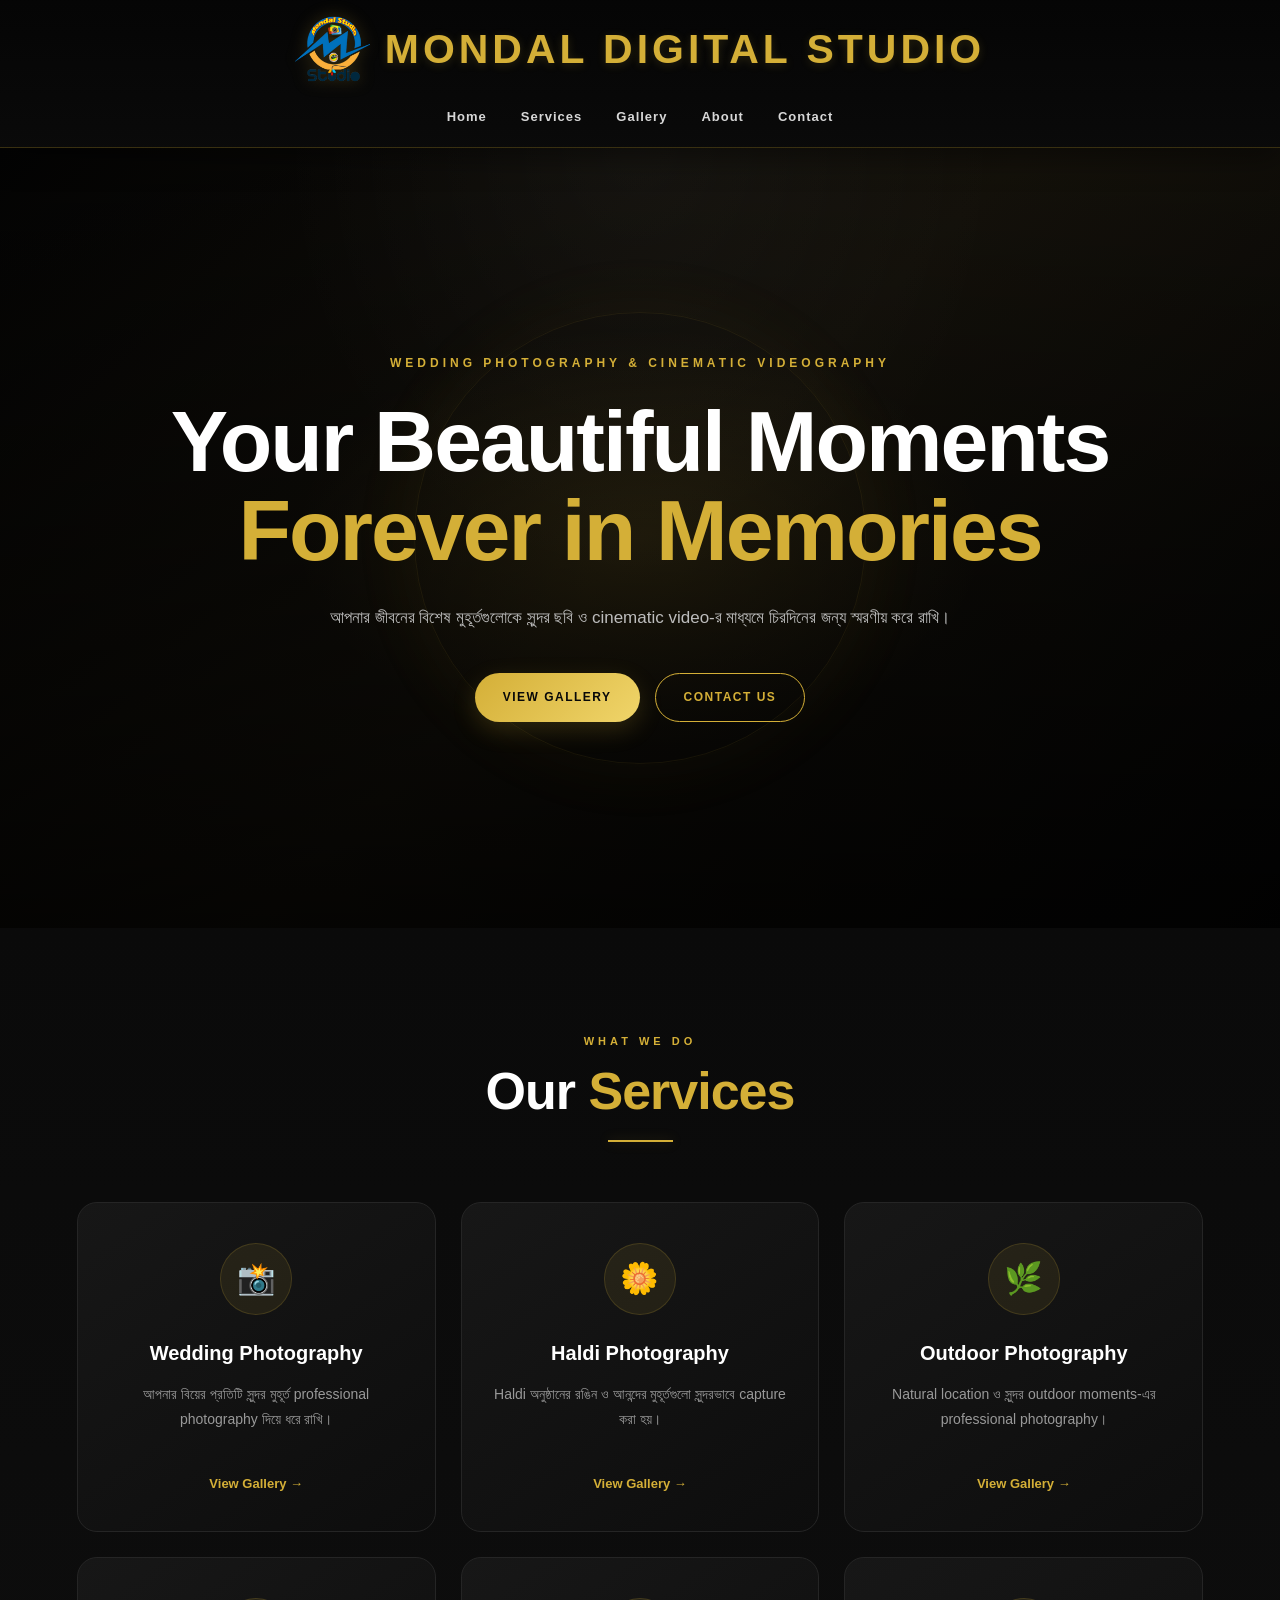
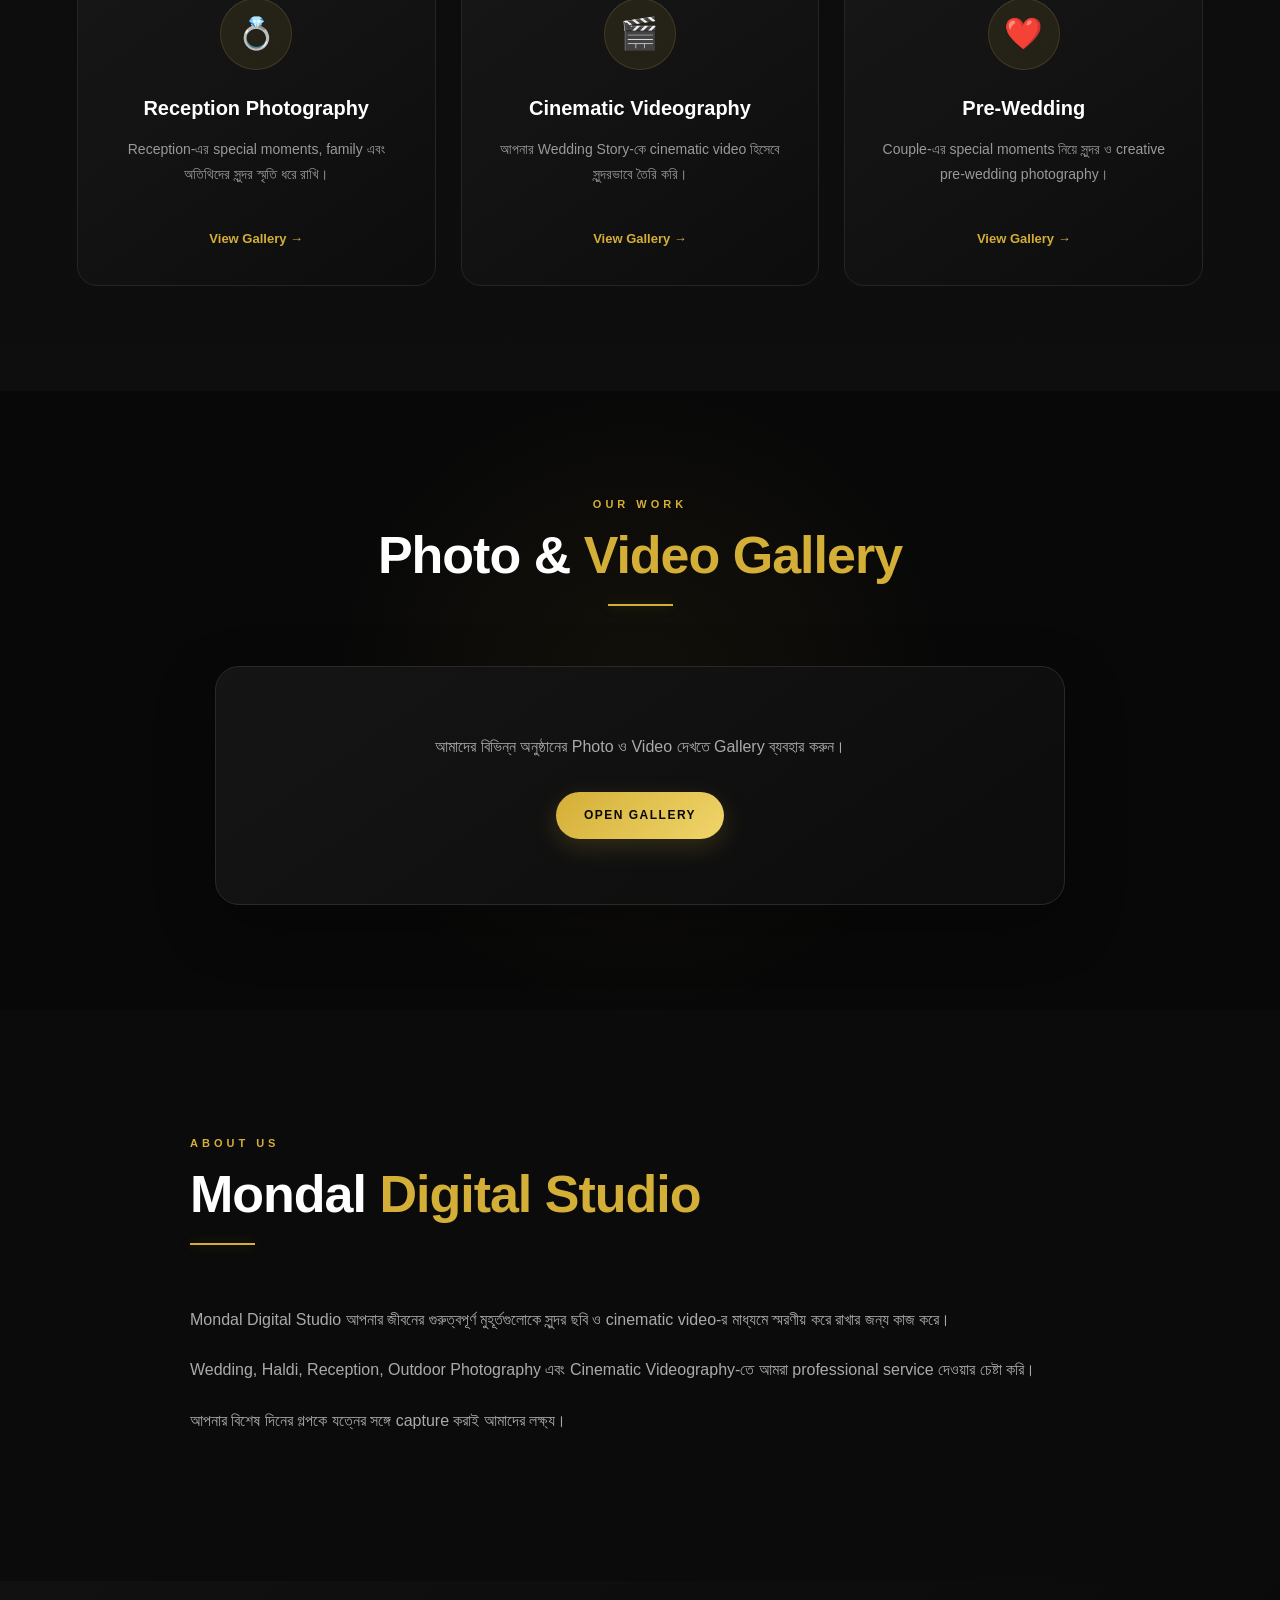
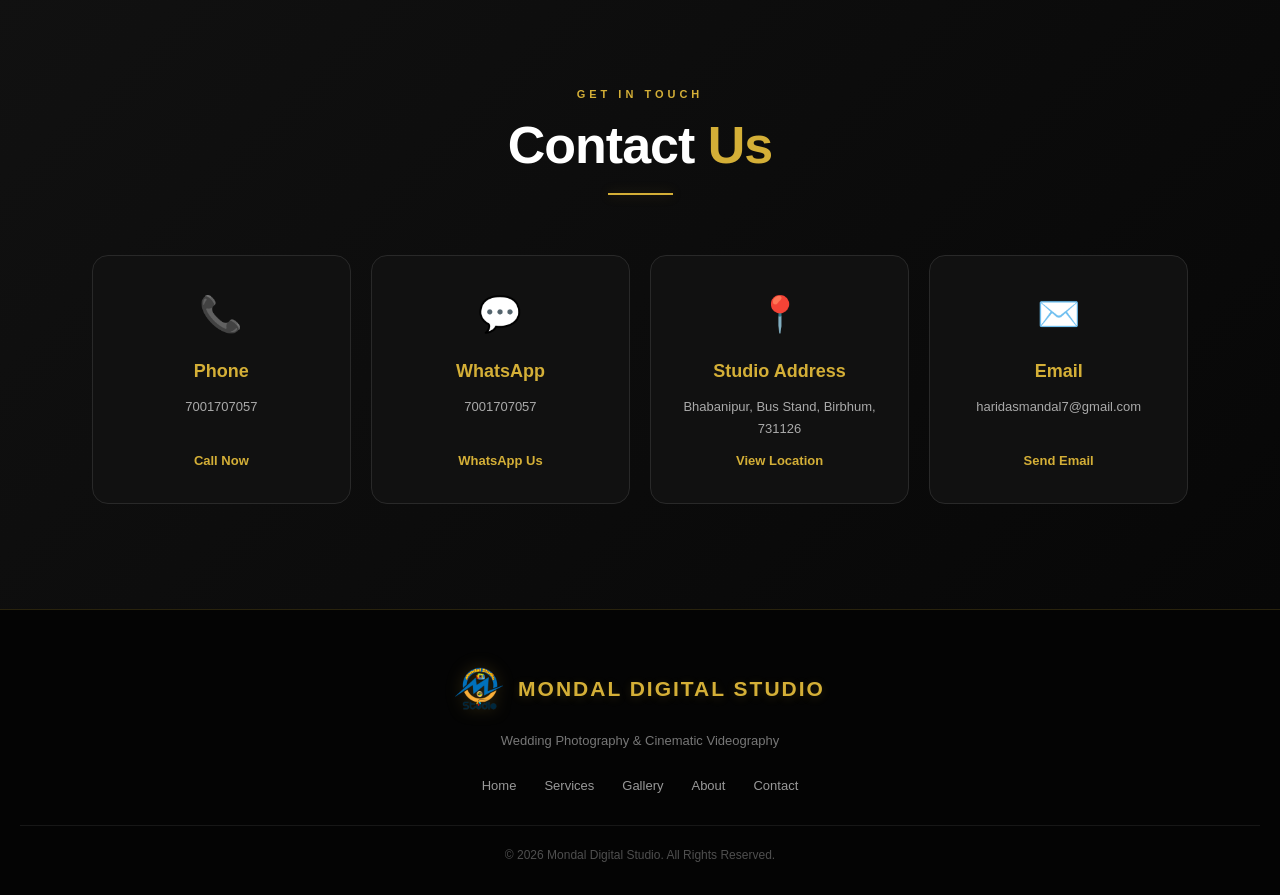
<file: index.html>
<!DOCTYPE html>
<html lang="bn">

<head>

    <meta charset="UTF-8">

    <meta name="viewport"
          content="width=device-width, initial-scale=1.0">

    <title>
        Mondal Digital Studio | Wedding Photography
    </title>

    <link rel="stylesheet" href="style.css">


    <style>

        /* =========================
           LOGO
        ========================= */

        .site-logo {
            display: flex;
            align-items: center;
            text-decoration: none;
        }

        .site-logo img {
            width: 75px;
            height: 75px;
            object-fit: contain;
            display: block;
        }


        /* Mobile Logo */

        @media (max-width: 600px) {

            .site-logo img {
                width: 58px;
                height: 58px;
            }

        }


        /* =========================
           CONTACT
        ========================= */

        .contact-grid {

            max-width: 1200px;

            margin: 40px auto 0;

            padding: 0 15px;

            display: grid;

            grid-template-columns:
                repeat(4, 1fr);

            gap: 20px;

        }


        .contact-card {

            text-align: center;

            padding: 30px 20px;

            background: #111;

            border: 1px solid #292929;

            border-radius: 16px;

            transition: .3s;

        }


        .contact-card:hover {

            transform: translateY(-5px);

            border-color: #d4af37;

        }


        .contact-icon {

            font-size: 35px;

            margin-bottom: 15px;

        }


        .contact-card h3 {

            color: #d4af37;

            margin-bottom: 10px;

        }


        .contact-card p {

            color: #aaa;

            line-height: 1.7;

            min-height: 45px;

        }


        .contact-card a {

            display: inline-block;

            margin-top: 10px;

            color: #d4af37;

            text-decoration: none;

        }


        .contact-card a:hover {

            color: white;

        }


        /* =========================
           MOBILE CONTACT
        ========================= */

        @media (max-width: 900px) {

            .contact-grid {

                grid-template-columns:
                    repeat(2, 1fr);

            }

        }


        @media (max-width: 550px) {

            .contact-grid {

                grid-template-columns:
                    1fr;

            }

        }

    </style>

</head>


<body>



<!-- =========================
     HEADER
========================= -->

<header class="header">


    <a
        href="#home"
        class="site-logo"
    >

        <img
            src="images/logo/logo.png"
            alt="Mondal Digital Studio Logo"
        >

    </a>


    <nav class="nav">

        <a href="#home">
            Home
        </a>

        <a href="#services">
            Services
        </a>

        <a href="gallery.html">
            Gallery
        </a>

        <a href="#about">
            About
        </a>

        <a href="#contact">
            Contact
        </a>

    </nav>


</header>



<!-- =========================
     HERO
========================= -->

<section
    class="hero"
    id="home"
>


    <div class="hero-content">


        <p class="small-title">

            WEDDING PHOTOGRAPHY &
            CINEMATIC VIDEOGRAPHY

        </p>


        <h1>

            Your Beautiful Moments

            <br>

            <span>
                Forever in Memories
            </span>

        </h1>


        <p class="hero-text">

            আপনার জীবনের বিশেষ মুহূর্তগুলোকে
            সুন্দর ছবি ও cinematic video-র মাধ্যমে
            চিরদিনের জন্য স্মরণীয় করে রাখি।

        </p>


        <div class="hero-buttons">


            <a
                href="gallery.html"
                class="btn gold-btn"
            >

                VIEW GALLERY

            </a>


            <a
                href="#contact"
                class="btn outline-btn"
            >

                CONTACT US

            </a>


        </div>


    </div>


</section>



<!-- =========================
     SERVICES
========================= -->

<section
    class="services section"
    id="services"
>


    <div class="section-title">


        <p>
            WHAT WE DO
        </p>


        <h2>

            Our
            <span>Services</span>

        </h2>


        <div class="gold-line"></div>


    </div>



    <div class="service-grid">


        <div class="service-card">


            <div class="service-icon">
                📸
            </div>


            <h3>
                Wedding Photography
            </h3>


            <p>

                আপনার বিয়ের প্রতিটি সুন্দর
                মুহূর্ত professional photography
                দিয়ে ধরে রাখি।

            </p>


            <a href="gallery.html">

                View Gallery →

            </a>


        </div>



        <div class="service-card">


            <div class="service-icon">
                🌼
            </div>


            <h3>
                Haldi Photography
            </h3>


            <p>

                Haldi অনুষ্ঠানের রঙিন ও
                আনন্দের মুহূর্তগুলো সুন্দরভাবে
                capture করা হয়।

            </p>


            <a href="gallery.html">

                View Gallery →

            </a>


        </div>



        <div class="service-card">


            <div class="service-icon">
                🌿
            </div>


            <h3>
                Outdoor Photography
            </h3>


            <p>

                Natural location ও সুন্দর
                outdoor moments-এর professional
                photography।

            </p>


            <a href="gallery.html">

                View Gallery →

            </a>


        </div>



        <div class="service-card">


            <div class="service-icon">
                💍
            </div>


            <h3>
                Reception Photography
            </h3>


            <p>

                Reception-এর special moments,
                family এবং অতিথিদের সুন্দর
                স্মৃতি ধরে রাখি।

            </p>


            <a href="gallery.html">

                View Gallery →

            </a>


        </div>



        <div class="service-card">


            <div class="service-icon">
                🎬
            </div>


            <h3>
                Cinematic Videography
            </h3>


            <p>

                আপনার Wedding Story-কে
                cinematic video হিসেবে
                সুন্দরভাবে তৈরি করি।

            </p>


            <a href="gallery.html">

                View Gallery →

            </a>


        </div>



        <div class="service-card">


            <div class="service-icon">
                ❤️
            </div>


            <h3>
                Pre-Wedding
            </h3>


            <p>

                Couple-এর special moments
                নিয়ে সুন্দর ও creative
                pre-wedding photography।

            </p>


            <a href="gallery.html">

                View Gallery →

            </a>


        </div>


    </div>


</section>



<!-- =========================
     GALLERY
========================= -->

<section
    class="gallery-section section"
    id="gallery"
>


    <div class="section-title">


        <p>
            OUR WORK
        </p>


        <h2>

            Photo &
            <span>Video Gallery</span>

        </h2>


        <div class="gold-line"></div>


    </div>


    <div class="gallery-intro">


        <p>

            আমাদের বিভিন্ন অনুষ্ঠানের
            Photo ও Video দেখতে Gallery
            ব্যবহার করুন।

        </p>


        <a
            href="gallery.html"
            class="btn gold-btn"
        >

            OPEN GALLERY

        </a>


    </div>


</section>



<!-- =========================
     ABOUT
========================= -->

<section
    class="about section"
    id="about"
>


    <div class="about-content">


        <div class="section-title left">


            <p>
                ABOUT US
            </p>


            <h2>

                Mondal
                <span>Digital Studio</span>

            </h2>


            <div class="gold-line"></div>


        </div>


        <p>

            Mondal Digital Studio আপনার জীবনের
            গুরুত্বপূর্ণ মুহূর্তগুলোকে সুন্দর
            ছবি ও cinematic video-র মাধ্যমে
            স্মরণীয় করে রাখার জন্য কাজ করে।

        </p>


        <p>

            Wedding, Haldi, Reception,
            Outdoor Photography এবং
            Cinematic Videography-তে আমরা
            professional service দেওয়ার চেষ্টা করি।

        </p>


        <p>

            আপনার বিশেষ দিনের গল্পকে
            যত্নের সঙ্গে capture করাই
            আমাদের লক্ষ্য।

        </p>


    </div>


</section>



<!-- =========================
     CONTACT
========================= -->

<section
    class="contact section"
    id="contact"
>


    <div class="section-title">


        <p>
            GET IN TOUCH
        </p>


        <h2>

            Contact
            <span>Us</span>

        </h2>


        <div class="gold-line"></div>


    </div>



    <div class="contact-grid">


        <!-- PHONE -->

        <div class="contact-card">


            <div class="contact-icon">
                📞
            </div>


            <h3>
                Phone
            </h3>


            <p>
                7001707057
            </p>


            <a href="tel:7001707057">

                Call Now

            </a>


        </div>



        <!-- WHATSAPP -->

        <div class="contact-card">


            <div class="contact-icon">
                💬
            </div>


            <h3>
                WhatsApp
            </h3>


            <p>
                7001707057
            </p>


            <a
                href="https://wa.me/917001707057"
                target="_blank"
            >

                WhatsApp Us

            </a>


        </div>



        <!-- ADDRESS -->

        <div class="contact-card">


            <div class="contact-icon">
                📍
            </div>


            <h3>
                Studio Address
            </h3>


            <p>

                Bhabanipur, Bus Stand,
                Birbhum, 731126

            </p>


            <a
                href="https://www.google.com/maps/search/?api=1&query=Bhabanipur+Bus+Stand+Birbhum+731126"
                target="_blank"
            >

                View Location

            </a>


        </div>



        <!-- EMAIL -->

        <div class="contact-card">


            <div class="contact-icon">
                ✉️
            </div>


            <h3>
                Email
            </h3>


            <p>
                haridasmandal7@gmail.com
            </p>


            <a
                href="mailto:haridasmandal7@gmail.com"
            >

                Send Email

            </a>


        </div>


    </div>


</section>



<!-- =========================
     FOOTER
========================= -->

<footer class="footer">


    <a
        href="#home"
        class="site-logo"
    >

        <img
            src="images/logo/logo.png"
            alt="Mondal Digital Studio Logo"
        >

    </a>


    <p>

        Wedding Photography &
        Cinematic Videography

    </p>


    <div class="footer-links">


        <a href="#home">
            Home
        </a>


        <a href="#services">
            Services
        </a>


        <a href="gallery.html">
            Gallery
        </a>


        <a href="#about">
            About
        </a>


        <a href="#contact">
            Contact
        </a>


    </div>


    <div class="copyright">

        © 2026 Mondal Digital Studio.
        All Rights Reserved.

    </div>


</footer>



<!-- =========================
     JAVASCRIPT
========================= -->

<script src="script.js"></script>


</body>

</html>
</file>
<file: style.css>
/* =========================================================
   MONDAL DIGITAL STUDIO
   Luxury Black & Gold Wedding Theme
========================================================= */

* {
    margin: 0;
    padding: 0;
    box-sizing: border-box;
}

html {
    scroll-behavior: smooth;
}

body {
    background: #070707;
    color: #fff;
    font-family: Arial, Helvetica, sans-serif;
    line-height: 1.6;
    overflow-x: hidden;
}

a {
    color: inherit;
    text-decoration: none;
}


/* =========================================================
   HEADER
========================================================= */

.header {
    position: sticky;
    top: 0;
    z-index: 1000;

    width: 100%;
    min-height: 120px;

    padding: 12px 5% 14px;

    display: flex;
    flex-direction: column;
    align-items: center;
    justify-content: center;

    background:
        linear-gradient(
            180deg,
            rgba(5, 5, 5, 0.98),
            rgba(10, 10, 10, 0.97)
        );

    border-bottom: 1px solid rgba(212, 175, 55, 0.25);

    box-shadow:
        0 8px 30px rgba(0, 0, 0, 0.45);
}


/* Logo + Studio Name */

.site-logo {
    display: flex;
    align-items: center;
    justify-content: center;

    gap: 15px;

    width: 100%;

    text-decoration: none;

    position: relative;
}


/* Logo */

.site-logo img {
    width: 58px;
    height: 58px;

    object-fit: contain;

    display: block;

    filter:
        drop-shadow(
            0 0 8px rgba(212, 175, 55, 0.25)
        );
}


/* Studio Name */

.site-logo::after {
    content: "MONDAL DIGITAL STUDIO";

    color: #d4af37;

    font-size: clamp(25px, 3.2vw, 42px);

    font-weight: 900;

    letter-spacing: 4px;

    line-height: 1;

    text-align: center;

    text-shadow:
        0 2px 10px rgba(212, 175, 55, 0.18);
}


/* Navigation */

.nav {
    display: flex;
    align-items: center;
    justify-content: center;

    gap: 34px;

    margin-top: 15px;

    flex-wrap: wrap;
}

.nav a {
    position: relative;

    color: #d7d7d7;

    font-size: 13px;

    font-weight: 600;

    letter-spacing: 1px;

    padding: 5px 0;

    transition: 0.3s ease;
}

.nav a::after {
    content: "";

    position: absolute;

    left: 50%;
    bottom: 0;

    width: 0;
    height: 1px;

    background: #d4af37;

    transform: translateX(-50%);

    transition: 0.3s ease;
}

.nav a:hover {
    color: #d4af37;
}

.nav a:hover::after {
    width: 100%;
}


/* =========================================================
   HERO
========================================================= */

.hero {
    min-height: calc(100vh - 120px);

    display: flex;
    align-items: center;
    justify-content: center;

    text-align: center;

    padding: 100px 20px;

    position: relative;

    overflow: hidden;

    background:
        radial-gradient(
            ellipse at center,
            rgba(212, 175, 55, 0.15),
            transparent 38%
        ),
        radial-gradient(
            ellipse at top,
            rgba(255, 255, 255, 0.04),
            transparent 40%
        ),
        linear-gradient(
            135deg,
            #030303,
            #15120b,
            #050505
        );
}


/* Decorative glow */

.hero::before {
    content: "";

    position: absolute;
    inset: 0;

    background:
        linear-gradient(
            180deg,
            rgba(0, 0, 0, 0.05),
            rgba(0, 0, 0, 0.75)
        );

    pointer-events: none;
}


/* Gold decorative circles */

.hero::after {
    content: "";

    position: absolute;

    width: 450px;
    height: 450px;

    border: 1px solid rgba(212, 175, 55, 0.08);

    border-radius: 50%;

    top: 50%;
    left: 50%;

    transform: translate(-50%, -50%);

    box-shadow:
        0 0 80px rgba(212, 175, 55, 0.05);

    pointer-events: none;
}

.hero-content {
    position: relative;
    z-index: 2;

    max-width: 950px;

    margin: auto;
}

.small-title {
    color: #d4af37;

    font-size: 12px;

    font-weight: 700;

    letter-spacing: 4px;

    margin-bottom: 24px;
}

.hero h1 {
    font-size: clamp(42px, 7vw, 86px);

    line-height: 1.03;

    font-weight: 900;

    letter-spacing: -2px;

    margin-bottom: 28px;
}

.hero h1 span {
    color: #d4af37;
}

.hero-text {
    max-width: 700px;

    margin: auto;

    color: #bdbdbd;

    font-size: 17px;

    line-height: 1.9;
}

.hero-buttons {
    margin-top: 38px;

    display: flex;

    justify-content: center;

    gap: 15px;

    flex-wrap: wrap;
}


/* =========================================================
   BUTTONS
========================================================= */

.btn {
    display: inline-flex;

    align-items: center;
    justify-content: center;

    min-width: 150px;

    padding: 14px 28px;

    border-radius: 50px;

    font-size: 12px;

    font-weight: 800;

    letter-spacing: 1.5px;

    transition: 0.3s ease;
}

.gold-btn {
    background: linear-gradient(
        135deg,
        #d4af37,
        #f0d56a
    );

    color: #080808;

    box-shadow:
        0 8px 25px rgba(212, 175, 55, 0.18);
}

.gold-btn:hover {
    transform: translateY(-4px);

    box-shadow:
        0 12px 30px rgba(212, 175, 55, 0.3);
}

.outline-btn {
    border: 1px solid #d4af37;

    color: #d4af37;

    background: transparent;
}

.outline-btn:hover {
    background: #d4af37;

    color: #080808;

    transform: translateY(-4px);
}


/* =========================================================
   SECTION
========================================================= */

.section {
    padding: 105px 6%;
}

.section-title {
    text-align: center;

    margin-bottom: 60px;
}

.section-title.left {
    text-align: left;
}

.section-title p {
    color: #d4af37;

    font-size: 11px;

    font-weight: 800;

    letter-spacing: 4px;

    margin-bottom: 12px;
}

.section-title h2 {
    font-size: clamp(32px, 5vw, 52px);

    line-height: 1.15;

    font-weight: 800;

    letter-spacing: -1px;
}

.section-title h2 span {
    color: #d4af37;
}

.gold-line {
    width: 65px;
    height: 2px;

    margin: 18px auto 0;

    background: #d4af37;

    box-shadow:
        0 0 12px rgba(212, 175, 55, 0.25);
}

.section-title.left .gold-line {
    margin-left: 0;
}


/* =========================================================
   SERVICES
========================================================= */

.services {
    background:
        linear-gradient(
            180deg,
            #0a0a0a,
            #0e0e0e
        );
}

.service-grid {
    max-width: 1200px;

    margin: auto;

    display: grid;

    grid-template-columns:
        repeat(3, 1fr);

    gap: 25px;
}

.service-card {
    position: relative;

    padding: 40px 28px 35px;

    text-align: center;

    background:
        linear-gradient(
            145deg,
            #171717,
            #0d0d0d
        );

    border: 1px solid #252525;

    border-radius: 20px;

    overflow: hidden;

    transition:
        transform 0.35s ease,
        border-color 0.35s ease,
        box-shadow 0.35s ease;
}

.service-card::before {
    content: "";

    position: absolute;

    top: 0;
    left: 50%;

    width: 0;
    height: 2px;

    background: #d4af37;

    transform: translateX(-50%);

    transition: 0.35s ease;
}

.service-card:hover {
    transform: translateY(-8px);

    border-color: rgba(212, 175, 55, 0.55);

    box-shadow:
        0 20px 45px rgba(0, 0, 0, 0.45);
}

.service-card:hover::before {
    width: 70%;
}

.service-icon {
    width: 72px;
    height: 72px;

    margin: 0 auto 22px;

    display: flex;

    align-items: center;
    justify-content: center;

    border-radius: 50%;

    background:
        rgba(212, 175, 55, 0.09);

    border: 1px solid rgba(212, 175, 55, 0.18);

    font-size: 31px;
}

.service-card h3 {
    color: #fff;

    font-size: 20px;

    margin-bottom: 13px;
}

.service-card p {
    color: #999;

    font-size: 14px;

    line-height: 1.8;

    min-height: 72px;
}

.service-card a {
    display: inline-block;

    margin-top: 20px;

    color: #d4af37;

    font-size: 13px;

    font-weight: 700;

    transition: 0.3s;
}

.service-card a:hover {
    color: #fff;

    transform: translateX(4px);
}


/* =========================================================
   GALLERY PREVIEW
========================================================= */

.gallery-section {
    background:
        radial-gradient(
            circle at center,
            rgba(212, 175, 55, 0.06),
            transparent 45%
        ),
        #080808;
}

.gallery-intro {
    max-width: 850px;

    margin: auto;

    text-align: center;

    padding: 65px 30px;

    border: 1px solid #292929;

    border-radius: 24px;

    background:
        linear-gradient(
            145deg,
            #151515,
            #0c0c0c
        );

    box-shadow:
        0 20px 60px rgba(0, 0, 0, 0.3);
}

.gallery-intro p {
    max-width: 600px;

    margin: 0 auto 30px;

    color: #aaa;

    font-size: 16px;

    line-height: 1.9;
}


/* =========================================================
   ABOUT
========================================================= */

.about {
    background: #0b0b0b;
}

.about-content {
    max-width: 900px;

    margin: auto;

    padding: 20px 0;
}

.about-content > p {
    color: #aaa;

    font-size: 16px;

    line-height: 1.9;

    margin-bottom: 20px;
}


/* =========================================================
   CONTACT
========================================================= */

.contact {
    background:
        linear-gradient(
            135deg,
            #111,
            #070707
        );
}

.contact-grid {
    max-width: 1100px;

    margin: auto;

    display: grid;

    grid-template-columns:
        repeat(4, 1fr);

    gap: 20px;
}

.contact-card {
    padding: 35px 20px;

    text-align: center;

    background:
        linear-gradient(
            145deg,
            #171717,
            #0d0d0d
        );

    border: 1px solid #292929;

    border-radius: 18px;

    transition: 0.3s ease;
}

.contact-card:hover {
    transform: translateY(-7px);

    border-color: #d4af37;

    box-shadow:
        0 15px 35px rgba(212, 175, 55, 0.08);
}

.contact-icon {
    font-size: 32px;

    margin-bottom: 15px;
}

.contact-card h3 {
    color: #d4af37;

    font-size: 18px;

    margin-bottom: 10px;
}

.contact-card p {
    color: #999;

    font-size: 13px;

    line-height: 1.7;

    min-height: 45px;
}

.contact-card a {
    display: inline-block;

    margin-top: 14px;

    color: #d4af37;

    font-size: 13px;

    font-weight: 700;

    transition: 0.3s;
}

.contact-card a:hover {
    color: #fff;
}


/* =========================================================
   FOOTER
========================================================= */

.footer {
    padding: 55px 20px 30px;

    text-align: center;

    background: #040404;

    border-top: 1px solid rgba(212, 175, 55, 0.18);
}


/* Footer logo */

.footer .site-logo {
    margin-bottom: 18px;
}

.footer .site-logo img {
    width: 48px;
    height: 48px;
}


/* Footer studio name */

.footer .site-logo::after {
    font-size: 21px;

    letter-spacing: 2px;
}

.footer > p {
    color: #777;

    font-size: 13px;

    margin-bottom: 25px;
}

.footer-links {
    display: flex;

    justify-content: center;

    gap: 28px;

    flex-wrap: wrap;

    margin-bottom: 28px;
}

.footer-links a {
    color: #999;

    font-size: 13px;

    transition: 0.3s;
}

.footer-links a:hover {
    color: #d4af37;
}

.copyright {
    padding-top: 20px;

    border-top: 1px solid #171717;

    color: #4f4f4f;

    font-size: 12px;
}


/* =========================================================
   TABLET
========================================================= */

@media (max-width: 1000px) {

    .header {
        min-height: 110px;
    }

    .service-grid {
        grid-template-columns:
            repeat(2, 1fr);
    }

    .contact-grid {
        grid-template-columns:
            repeat(2, 1fr);
    }

    .section {
        padding: 90px 5%;
    }
}


/* =========================================================
   MOBILE
========================================================= */

@media (max-width: 600px) {

    .header {
        min-height: 105px;

        padding:
            10px
            12px
            12px;
    }


    /* Studio name */

    .site-logo {
        gap: 9px;
    }

    .site-logo img {
        width: 45px;
        height: 45px;
    }

    .site-logo::after {
        font-size: 21px;

        letter-spacing: 1.5px;
    }


    /* Navigation */

    .nav {
        gap: 17px;

        margin-top: 12px;
    }

    .nav a {
        font-size: 11px;

        letter-spacing: 0.5px;
    }


    /* Hero */

    .hero {
        min-height: 78vh;

        padding:
            70px
            16px;
    }

    .small-title {
        font-size: 9px;

        letter-spacing: 2px;

        line-height: 1.7;

        margin-bottom: 18px;
    }

    .hero h1 {
        font-size: 42px;

        letter-spacing: -1px;

        margin-bottom: 22px;
    }

    .hero-text {
        font-size: 14px;

        line-height: 1.8;
    }

    .hero-buttons {
        margin-top: 28px;

        gap: 10px;
    }

    .btn {
        min-width: 140px;

        padding:
            12px
            20px;

        font-size: 11px;
    }


    /* Sections */

    .section {
        padding:
            70px
            15px;
    }

    .section-title {
        margin-bottom: 42px;
    }

    .section-title p {
        font-size: 9px;

        letter-spacing: 3px;
    }

    .section-title h2 {
        font-size: 34px;
    }


    /* Services */

    .service-grid {
        grid-template-columns: 1fr;

        gap: 17px;
    }

    .service-card {
        padding:
            32px
            22px;
    }

    .service-card p {
        min-height: auto;
    }


    /* Gallery */

    .gallery-intro {
        padding:
            40px
            18px;

        border-radius: 18px;
    }

    .gallery-intro p {
        font-size: 14px;
    }


    /* About */

    .about-content > p {
        font-size: 14px;

        line-height: 1.9;
    }


    /* Contact */

    .contact-grid {
        grid-template-columns: 1fr;

        gap: 15px;
    }

    .contact-card {
        padding: 30px 18px;
    }


    /* Footer */

    .footer {
        padding:
            45px
            15px
            25px;
    }

    .footer-links {
        gap: 18px;
    }
}


/* =========================================================
   VERY SMALL PHONES
========================================================= */

@media (max-width: 380px) {

    .site-logo::after {
        font-size: 17px;

        letter-spacing: 1px;
    }

    .site-logo img {
        width: 40px;
        height: 40px;
    }

    .nav {
        gap: 11px;
    }

    .nav a {
        font-size: 10px;
    }

    .hero h1 {
        font-size: 36px;
    }
}
</file>
